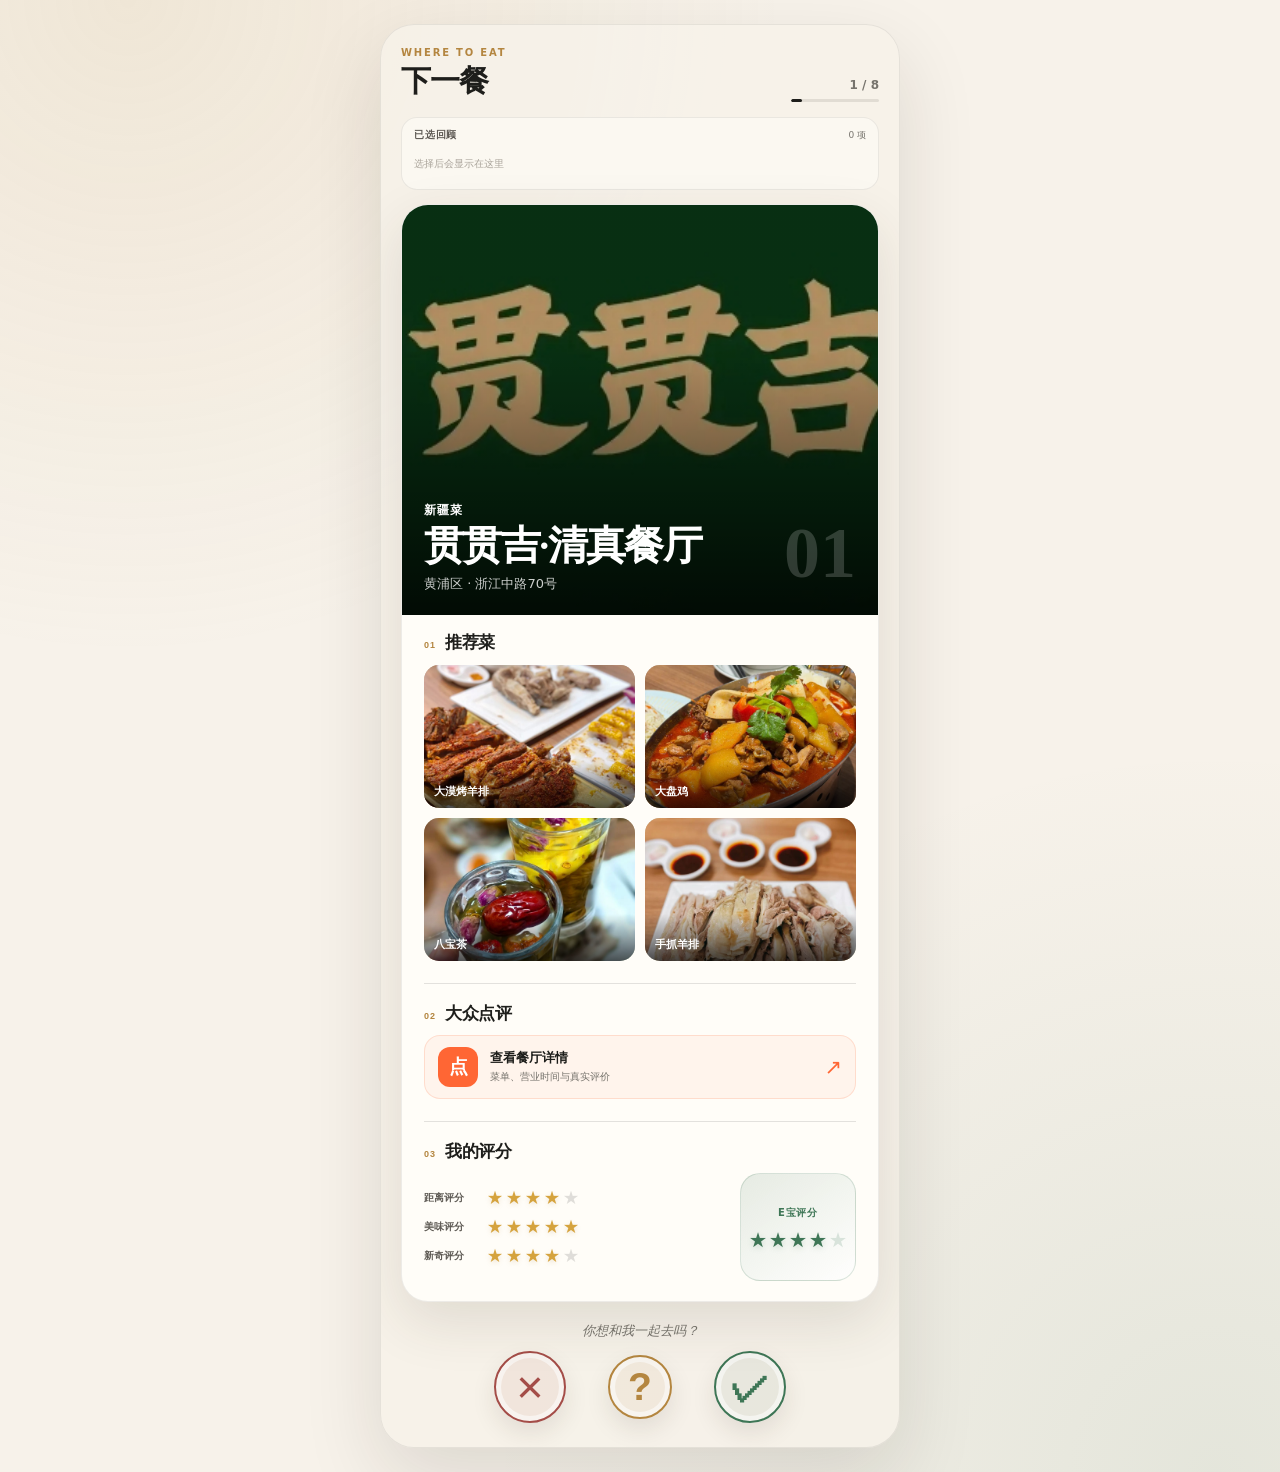
<file: index.html>
<!doctype html>
<html lang="zh-CN">
  <head>
    <meta charset="UTF-8" />
    <meta name="viewport" content="width=device-width, initial-scale=1, viewport-fit=cover" />
    <meta name="theme-color" content="#f7f2ea" />
    <meta name="description" content="一起挑选下一家想去的餐厅" />
    <title>下一餐 · 餐厅选择</title>
    <link rel="stylesheet" href="styles.css" />
  </head>
  <body>
    <main class="app-shell">
      <section id="picker-screen" class="screen picker-screen" aria-label="餐厅选择">
        <header class="topbar">
          <div>
            <p class="eyebrow">WHERE TO EAT</p>
            <h1>下一餐</h1>
          </div>
          <div class="progress-wrap" aria-label="选择进度">
            <span id="progress-text">1 / 1</span>
            <div class="progress-track"><i id="progress-bar"></i></div>
          </div>
        </header>

        <section class="review-bar" aria-labelledby="review-title">
          <div class="review-heading">
            <h2 id="review-title">已选回顾</h2>
            <span id="review-count">0 项</span>
          </div>
          <div id="review-list" class="review-list" aria-live="polite">
            <span class="review-empty">选择后会显示在这里</span>
          </div>
        </section>

        <div class="card-stage">
          <article id="restaurant-card" class="restaurant-card">
            <div id="restaurant-image" class="restaurant-image" role="img">
              <button id="back-button" class="icon-button back-button" type="button" aria-label="返回上一家">
                <span aria-hidden="true">←</span>
                <span class="back-label">重新选择上一家</span>
              </button>
              <div class="image-shade"></div>
              <div class="image-copy">
                <div id="restaurant-number" class="restaurant-number">01</div>
                <p id="restaurant-category" class="category">创意料理</p>
                <h2 id="restaurant-name">餐厅名称</h2>
                <p id="restaurant-location" class="location"></p>
              </div>
            </div>

            <div class="restaurant-info">
              <section class="info-section dish-section" aria-labelledby="dish-heading">
                <div class="section-heading">
                  <span class="section-index">01</span>
                  <h3 id="dish-heading">推荐菜</h3>
                </div>
                <div id="dish-grid" class="dish-grid"></div>
              </section>

              <section class="info-section dianping-section" aria-labelledby="dianping-heading">
                <div class="section-heading compact-heading">
                  <span class="section-index">02</span>
                  <h3 id="dianping-heading">大众点评</h3>
                </div>
                <a id="dianping-link" class="dianping-link" target="_blank" rel="noopener noreferrer">
                  <span class="dianping-mark" aria-hidden="true">点</span>
                  <span class="dianping-copy">
                    <strong>查看餐厅详情</strong>
                    <small>菜单、营业时间与真实评价</small>
                  </span>
                  <span class="link-arrow" aria-hidden="true">↗</span>
                </a>
              </section>

              <section class="info-section rating-section" aria-labelledby="rating-heading">
                <div class="section-heading compact-heading">
                  <span class="section-index">03</span>
                  <h3 id="rating-heading">我的评分</h3>
                </div>
                <div class="ratings-layout">
                  <div id="standard-ratings" class="standard-ratings"></div>
                  <div id="ebao-rating" class="ebao-rating"></div>
                </div>
              </section>
            </div>
          </article>
        </div>

        <div class="decision-area">
          <p class="decision-hint">你想和我一起去吗？</p>
          <div class="decision-buttons">
            <button class="decision-button no" type="button" data-choice="no" aria-label="不想去">
              <span class="symbol" aria-hidden="true">×</span>
            </button>
            <button class="decision-button maybe" type="button" data-choice="maybe" aria-label="待定">
              <span class="symbol" aria-hidden="true">?</span>
            </button>
            <button class="decision-button yes" type="button" data-choice="yes" aria-label="想去">
              <span class="symbol" aria-hidden="true">✓</span>
            </button>
          </div>
        </div>
      </section>

      <section id="final-screen" class="screen final-screen" hidden aria-label="确认最终餐厅">
        <header class="final-header">
          <p class="eyebrow">ONE LAST PICK</p>
          <h1>最终去哪家？</h1>
          <p>从喜欢和待定的餐厅中，确认这次的最终选择。</p>
        </header>
        <div id="final-candidates" class="final-candidates"></div>
        <button id="return-to-picker" class="text-button return-button" type="button">返回修改上一轮选择</button>
      </section>

      <section id="result-screen" class="screen result-screen" hidden aria-label="选择结果">
        <header class="result-header">
          <p class="eyebrow">ALL DONE</p>
          <h1 id="result-title">选择完成</h1>
          <p>长按下方图片保存，然后直接发给我吧。</p>
        </header>

        <div class="poster-frame">
          <div id="poster-loading" class="poster-loading">正在生成结果图…</div>
          <img id="result-poster" alt="本次餐厅选择结果图" />
        </div>

        <div class="result-actions">
          <button id="share-button" class="primary-button" type="button">分享结果图</button>
          <a id="download-button" class="secondary-button" download="我的餐厅选择.png">保存到手机</a>
          <button id="restart-button" class="text-button" type="button">重新选择</button>
        </div>
        <p id="share-tip" class="share-tip" aria-live="polite"></p>
      </section>
    </main>

    <canvas id="poster-canvas" width="1080" height="1920" hidden></canvas>
    <script src="restaurants.js"></script>
    <script src="script.js"></script>
  </body>
</html>
</file>
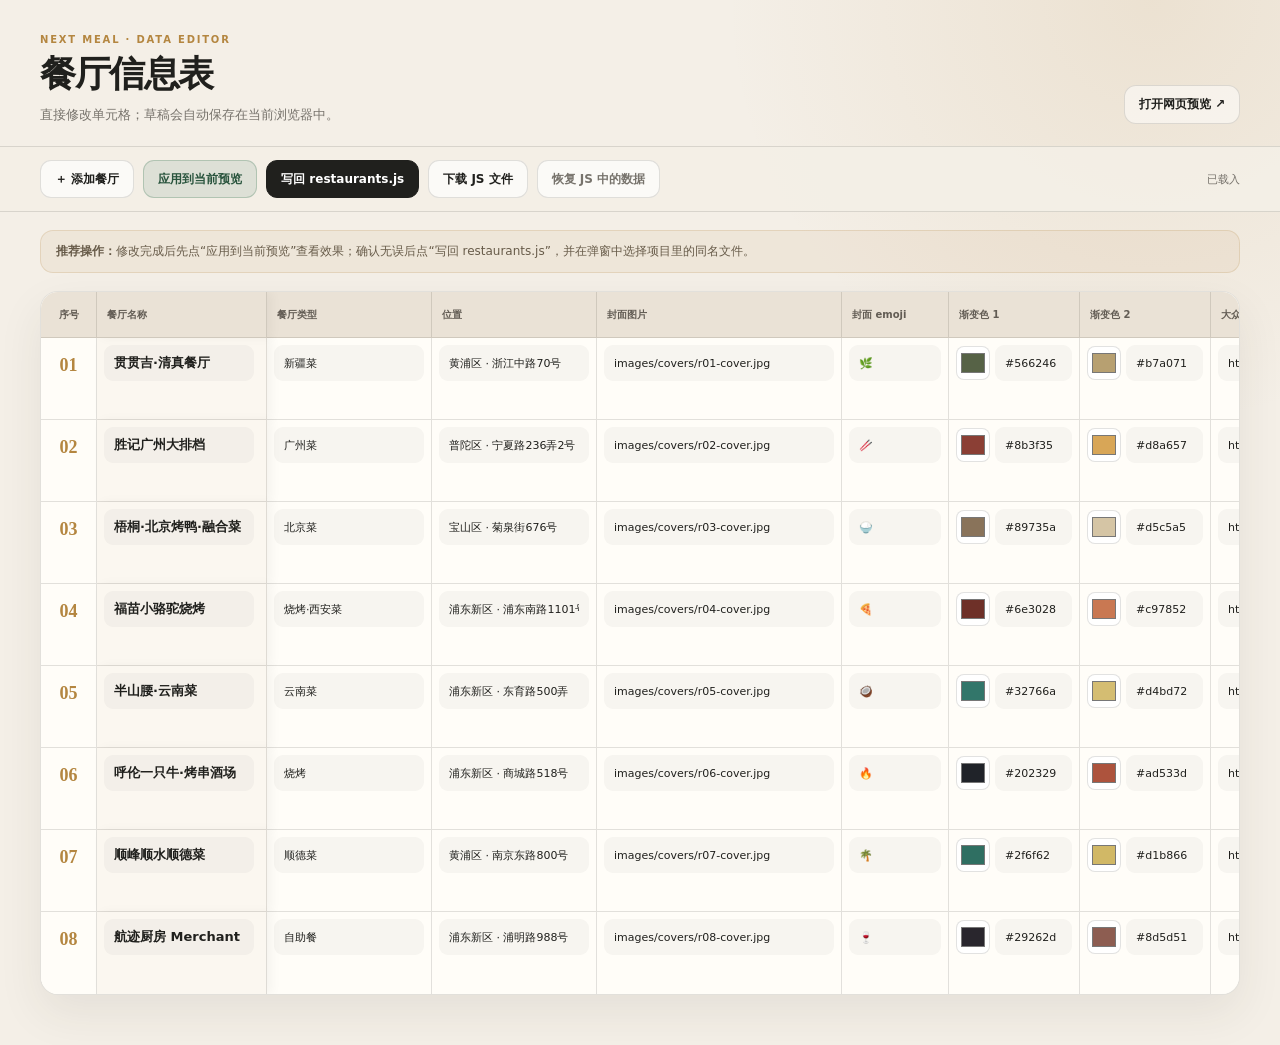
<file: editor.html>
<!doctype html>
<html lang="zh-CN">
  <head>
    <meta charset="UTF-8" />
    <meta name="viewport" content="width=device-width, initial-scale=1" />
    <meta name="theme-color" content="#f4efe7" />
    <title>餐厅数据编辑器 · 下一餐</title>
    <link rel="stylesheet" href="editor.css" />
  </head>
  <body>
    <header class="editor-header">
      <div>
        <p class="eyebrow">NEXT MEAL · DATA EDITOR</p>
        <h1>餐厅信息表</h1>
        <p class="subtitle">直接修改单元格；草稿会自动保存在当前浏览器中。</p>
      </div>
      <a class="preview-link" href="index.html" target="_blank">打开网页预览 ↗</a>
    </header>

    <section class="toolbar" aria-label="数据操作">
      <button id="add-row" class="tool-button" type="button">＋ 添加餐厅</button>
      <button id="apply-preview" class="tool-button accent" type="button">应用到当前预览</button>
      <button id="write-file" class="tool-button dark" type="button">写回 restaurants.js</button>
      <button id="download-file" class="tool-button" type="button">下载 JS 文件</button>
      <button id="clear-draft" class="tool-button quiet" type="button">恢复 JS 中的数据</button>
      <span id="save-status" class="save-status" aria-live="polite">已载入</span>
    </section>

    <div class="notice">
      <strong>推荐操作：</strong>修改完成后先点“应用到当前预览”查看效果；确认无误后点“写回 restaurants.js”，并在弹窗中选择项目里的同名文件。
    </div>

    <main class="table-shell">
      <table id="restaurant-table">
        <thead>
          <tr>
            <th class="sticky-column row-number">序号</th>
            <th class="sticky-name">餐厅名称</th>
            <th>餐厅类型</th>
            <th>位置</th>
            <th>封面图片</th>
            <th>封面 emoji</th>
            <th>渐变色 1</th>
            <th>渐变色 2</th>
            <th>大众点评链接</th>
            <th>距离评分</th>
            <th>美味评分</th>
            <th>新奇评分</th>
            <th class="ebao-head">E宝评分</th>
            <th>推荐菜 1</th>
            <th>推荐菜 2</th>
            <th>推荐菜 3</th>
            <th>推荐菜 4</th>
            <th>操作</th>
          </tr>
        </thead>
        <tbody id="restaurant-rows"></tbody>
      </table>
    </main>

    <template id="rating-template">
      <select class="rating-select" aria-label="星级">
        <option value="1">★☆☆☆☆</option>
        <option value="2">★★☆☆☆</option>
        <option value="3">★★★☆☆</option>
        <option value="4">★★★★☆</option>
        <option value="5">★★★★★</option>
      </select>
    </template>

    <script src="restaurants.js"></script>
    <script src="editor.js"></script>
  </body>
</html>
</file>
<file: styles.css>
:root {
  color-scheme: light;
  --paper: #f7f2ea;
  --ink: #1e1e1b;
  --muted: #76736c;
  --line: rgba(30, 30, 27, 0.12);
  --card: #fffdf8;
  --green: #3e7656;
  --red: #a44d48;
  --gold: #b48640;
  font-family: Inter, "PingFang SC", "Microsoft YaHei", system-ui, sans-serif;
}

* { box-sizing: border-box; }

html, body { margin: 0; min-height: 100%; background: var(--paper); color: var(--ink); }

body {
  min-height: 100dvh;
  background-image:
    radial-gradient(circle at 10% 0%, rgba(201, 169, 113, .16), transparent 35%),
    radial-gradient(circle at 95% 100%, rgba(62, 118, 86, .10), transparent 38%);
}

button, a { font: inherit; -webkit-tap-highlight-color: transparent; }
button { color: inherit; }
[hidden] { display: none !important; }

.app-shell { width: min(100%, 520px); min-height: 100dvh; margin: 0 auto; }
.screen { min-height: 100dvh; padding: max(22px, env(safe-area-inset-top)) 20px max(24px, env(safe-area-inset-bottom)); }

.topbar { display: flex; align-items: flex-end; justify-content: space-between; margin-bottom: 18px; }
.eyebrow { margin: 0 0 3px; color: var(--gold); font-size: 10px; font-weight: 800; letter-spacing: .18em; }
h1 { margin: 0; font-family: Georgia, "Songti SC", serif; font-size: 30px; letter-spacing: -.04em; }
.progress-wrap { width: 88px; text-align: right; color: var(--muted); font-size: 12px; font-weight: 700; }
.progress-track { height: 3px; margin-top: 7px; overflow: hidden; border-radius: 99px; background: rgba(30,30,27,.1); }
.progress-track i { display: block; width: 0; height: 100%; border-radius: inherit; background: var(--ink); transition: width .35s ease; }

.review-bar { margin: -3px 0 14px; padding: 10px 12px 11px; border: 1px solid rgba(30,30,27,.08); border-radius: 16px; background: rgba(255,253,248,.55); }
.review-heading { display: flex; align-items: center; justify-content: space-between; margin-bottom: 8px; }
.review-heading h2 { margin: 0; color: #5f5b55; font-size: 10px; font-weight: 800; letter-spacing: .08em; }
.review-heading > span { color: var(--muted); font-size: 9px; }
.review-list { display: flex; min-height: 28px; gap: 7px; overflow-x: auto; overscroll-behavior-x: contain; scrollbar-width: none; -webkit-overflow-scrolling: touch; }
.review-list::-webkit-scrollbar { display: none; }
.review-empty { align-self: center; color: #aaa49b; font-size: 10px; }
.review-item { display: flex; height: 28px; flex: 0 0 auto; align-items: center; gap: 6px; padding: 0 9px 0 6px; border: 1px solid var(--line); border-radius: 99px; background: rgba(255,255,255,.72); color: #5d5953; font-size: 10px; font-weight: 650; white-space: nowrap; }
.review-mark { display: grid; width: 18px; height: 18px; place-items: center; border-radius: 50%; color: white; font: 700 12px/1 Arial, sans-serif; }
.review-item.yes { border-color: rgba(62,118,86,.2); background: rgba(62,118,86,.07); }
.review-item.yes .review-mark { background: var(--green); }
.review-item.maybe { border-color: rgba(180,134,64,.2); background: rgba(180,134,64,.07); }
.review-item.maybe .review-mark { background: var(--gold); }
.review-item.no { border-color: rgba(164,77,72,.2); background: rgba(164,77,72,.07); }
.review-item.no .review-mark { background: var(--red); }
.review-name { max-width: 88px; overflow: hidden; text-overflow: ellipsis; }

.card-stage { perspective: 1000px; }
.restaurant-card {
  overflow: hidden;
  border: 1px solid rgba(30,30,27,.08);
  border-radius: 27px;
  background: var(--card);
  box-shadow: 0 20px 55px rgba(56, 47, 35, .12);
  transform-origin: center 85%;
}
.restaurant-card.leave-no { animation: leaveNo .38s ease forwards; }
.restaurant-card.leave-maybe { animation: leaveMaybe .38s ease forwards; }
.restaurant-card.leave-yes { animation: leaveYes .38s ease forwards; }
.restaurant-card.enter { animation: enterCard .38s cubic-bezier(.2,.8,.2,1); }

.restaurant-image {
  position: relative;
  height: min(47dvh, 410px);
  min-height: 320px;
  overflow: hidden;
  background-position: center;
  background-size: cover;
  transition: background .25s ease;
}
.restaurant-image::before {
  content: attr(data-emoji);
  position: absolute;
  inset: 0;
  display: grid;
  place-items: center;
  padding-bottom: 45px;
  font-size: clamp(86px, 25vw, 130px);
  filter: drop-shadow(0 20px 20px rgba(0,0,0,.18));
  transform: rotate(-6deg);
}
.restaurant-image.has-image::before { display: none; }
.image-shade { position: absolute; inset: 0; background: linear-gradient(180deg, rgba(0,0,0,.04) 35%, rgba(0,0,0,.78) 100%); }
.image-copy { position: absolute; z-index: 2; right: 22px; bottom: 22px; left: 22px; color: white; }
.restaurant-number { position: absolute; right: 0; bottom: 4px; color: rgba(255,255,255,.18); font: 700 72px/1 Georgia, serif; }
.category { margin: 0 0 5px; font-size: 12px; font-weight: 700; letter-spacing: .1em; }
.image-copy h2 { max-width: 80%; margin: 0 0 7px; font-family: Georgia, "Songti SC", serif; font-size: clamp(30px, 8vw, 40px); line-height: 1.1; letter-spacing: -.04em; }
.location { margin: 0; font-size: 13px; opacity: .8; }
.icon-button { border: 0; background: none; }
.back-button { position: absolute; z-index: 3; top: 16px; left: 16px; display: flex; min-width: 38px; height: 38px; align-items: center; justify-content: center; gap: 7px; padding: 0 13px; border: 1px solid rgba(255,255,255,.35); border-radius: 99px; background: rgba(0,0,0,.25); color: white; font-size: 19px; backdrop-filter: blur(10px); box-shadow: 0 5px 14px rgba(0,0,0,.12); }
.back-label { font-size: 11px; font-weight: 700; letter-spacing: .01em; }
.back-button:disabled { visibility: hidden; }
.back-button:active { transform: scale(.96); background: rgba(0,0,0,.38); }

.restaurant-info { padding: 18px 22px 20px; }
.info-section + .info-section { margin-top: 22px; padding-top: 20px; border-top: 1px solid var(--line); }
.section-heading { display: flex; align-items: baseline; gap: 9px; margin-bottom: 12px; }
.section-heading h3 { margin: 0; font: 700 17px/1.2 Georgia, "Songti SC", serif; letter-spacing: -.02em; }
.section-index { color: var(--gold); font: 800 9px/1 Arial, sans-serif; letter-spacing: .12em; }
.compact-heading { margin-bottom: 11px; }

.dish-grid { display: grid; grid-template-columns: repeat(2, 1fr); gap: 10px; }
.dish-item { position: relative; min-width: 0; margin: 0; overflow: hidden; border-radius: 15px; background: #ede5d8; }
.dish-photo { position: relative; aspect-ratio: 1.48 / 1; overflow: hidden; background: linear-gradient(135deg, hsl(var(--dish-tone) 20% 77%), hsl(var(--dish-tone) 24% 60%)); }
.dish-photo::before { content: attr(data-emoji); position: absolute; inset: 0; display: grid; place-items: center; padding-bottom: 17px; font-size: 37px; filter: drop-shadow(0 8px 8px rgba(0,0,0,.13)); }
.dish-photo img { position: relative; z-index: 1; display: block; width: 100%; height: 100%; object-fit: cover; }
.dish-photo.has-image::before { display: none; }
.dish-item figcaption { position: absolute; z-index: 2; right: 0; bottom: 0; left: 0; padding: 23px 10px 9px; overflow: hidden; background: linear-gradient(transparent, rgba(0,0,0,.68)); color: white; font-size: 11px; font-weight: 700; text-overflow: ellipsis; white-space: nowrap; }
.empty-info { grid-column: 1 / -1; margin: 0; padding: 24px; border: 1px dashed var(--line); border-radius: 14px; color: var(--muted); text-align: center; font-size: 12px; }

.dianping-link { display: flex; min-height: 64px; align-items: center; gap: 12px; padding: 11px 13px; border: 1px solid rgba(255,99,48,.17); border-radius: 16px; background: rgba(255,99,48,.06); color: var(--ink); text-decoration: none; transition: transform .16s ease, background-color .16s ease; }
.dianping-mark { display: grid; width: 40px; height: 40px; flex: 0 0 40px; place-items: center; border-radius: 12px; background: #ff6634; color: white; font-size: 19px; font-weight: 850; }
.dianping-copy { display: grid; min-width: 0; gap: 3px; }
.dianping-copy strong { font-size: 13px; }
.dianping-copy small { overflow: hidden; color: var(--muted); font-size: 10px; text-overflow: ellipsis; white-space: nowrap; }
.link-arrow { margin-left: auto; color: #ff6634; font-size: 21px; }
.dianping-link:not(.is-disabled):active { transform: scale(.98); background: rgba(255,99,48,.11); }
.dianping-link.is-disabled { border-color: var(--line); background: rgba(30,30,27,.025); cursor: default; }
.dianping-link.is-disabled .dianping-mark { background: #aaa49b; }
.dianping-link.is-disabled .link-arrow { color: #aaa49b; }

.ratings-layout { display: grid; grid-template-columns: minmax(0, 1fr) 116px; gap: 14px; align-items: stretch; }
.standard-ratings { display: grid; align-content: center; gap: 13px; }
.rating-row { display: grid; grid-template-columns: 54px minmax(76px, 1fr); align-items: center; gap: 9px; }
.rating-row > span { color: #5e5a54; font-size: 10px; font-weight: 650; }
.star-rating { display: flex; align-items: center; gap: 3px; }
.star-rating i { color: rgba(30,30,27,.14); font: normal 16px/1 Arial, sans-serif; }
.star-rating i.is-filled { color: #d5a33e; text-shadow: 0 2px 5px rgba(180,134,64,.18); }
.ebao-rating { display: grid; min-height: 108px; align-content: center; justify-items: center; border: 1px solid rgba(62,118,86,.18); border-radius: 20px; background: linear-gradient(145deg, rgba(62,118,86,.13), rgba(255,255,255,.7)); color: var(--green); }
.ebao-rating span { font-size: 10px; font-weight: 750; letter-spacing: .08em; }
.ebao-rating .star-rating { margin-top: 11px; gap: 2px; }
.ebao-rating .star-rating i { color: rgba(62,118,86,.17); font-size: 18px; }
.ebao-rating .star-rating i.is-filled { color: var(--green); text-shadow: 0 2px 6px rgba(62,118,86,.18); }

.decision-area { margin-top: 20px; }
.decision-hint { margin: 0 0 11px; color: var(--muted); text-align: center; font: italic 13px Georgia, "Songti SC", serif; }
.decision-buttons {
  display: flex;
  align-items: center;
  justify-content: center;
  gap: clamp(24px, 8vw, 42px);
}
.decision-button {
  display: grid;
  width: 72px;
  height: 72px;
  flex: 0 0 72px;
  place-items: center;
  padding: 0;
  border: 2px solid currentColor;
  border-radius: 50%;
  background: rgba(255,255,255,.72);
  box-shadow: 0 10px 24px rgba(50,40,30,.10), inset 0 0 0 5px rgba(255,255,255,.55);
  transition: transform .16s ease, box-shadow .16s ease, background-color .16s ease;
}
.decision-button .symbol {
  display: block;
  font: 500 47px/1 Arial, sans-serif;
  transform: translateY(-1px);
}
.decision-button.no { color: var(--red); background-color: rgba(164,77,72,.08); }
.decision-button.maybe { width: 64px; height: 64px; flex-basis: 64px; color: var(--gold); background-color: rgba(180,134,64,.08); }
.decision-button.maybe .symbol { font-size: 39px; font-weight: 650; }
.decision-button.yes { color: var(--green); background-color: rgba(62,118,86,.08); }
.decision-button.yes .symbol { font-size: 40px; font-weight: 700; }
.decision-button:active {
  transform: scale(.90);
  box-shadow: 0 4px 10px rgba(50,40,30,.08), inset 0 0 0 4px rgba(255,255,255,.45);
}
.decision-button:focus-visible { outline: 3px solid var(--ink); outline-offset: 4px; }

.result-screen { padding-top: max(34px, env(safe-area-inset-top)); }
.final-screen { padding-top: max(34px, env(safe-area-inset-top)); }
.final-header { margin-bottom: 24px; }
.final-header h1 { font-size: 35px; }
.final-header > p:last-child { margin: 9px 0 0; color: var(--muted); font-size: 13px; line-height: 1.55; }
.final-candidates { display: grid; gap: 12px; }
.final-candidate { display: grid; grid-template-columns: 82px minmax(0, 1fr) 38px; min-height: 96px; align-items: center; gap: 14px; padding: 7px 14px 7px 7px; border: 1px solid rgba(30,30,27,.09); border-radius: 21px; background: rgba(255,253,248,.82); text-align: left; box-shadow: 0 10px 24px rgba(56,47,35,.07); transition: transform .18s ease, border-color .18s ease, background .18s ease; }
.candidate-cover { position: relative; display: grid; width: 82px; height: 82px; overflow: hidden; place-items: center; border-radius: 16px; }
.candidate-cover::before { content: attr(data-emoji); font-size: 35px; filter: drop-shadow(0 6px 6px rgba(0,0,0,.14)); }
.candidate-cover img { position: absolute; inset: 0; display: block; width: 100%; height: 100%; object-fit: cover; }
.candidate-cover.has-image::before { display: none; }
.candidate-copy { display: grid; min-width: 0; gap: 4px; }
.candidate-copy small { color: var(--gold); font-size: 9px; font-weight: 800; letter-spacing: .08em; }
.candidate-copy strong { overflow: hidden; font-family: Georgia, "Songti SC", serif; font-size: 18px; text-overflow: ellipsis; white-space: nowrap; }
.candidate-copy > span { overflow: hidden; color: var(--muted); font-size: 10px; text-overflow: ellipsis; white-space: nowrap; }
.candidate-check { display: grid; width: 33px; height: 33px; place-items: center; border: 1px solid rgba(62,118,86,.26); border-radius: 50%; color: var(--green); font-size: 17px; }
.final-candidate:active { transform: scale(.98); }
.final-candidate.is-selected { border-color: var(--green); background: rgba(62,118,86,.1); transform: scale(.98); }
.final-candidate.is-selected .candidate-check { background: var(--green); color: white; }
.return-button { display: block; width: 100%; margin-top: 18px; }
.result-header { margin-bottom: 22px; text-align: center; }
.result-header h1 { font-size: 34px; }
.result-header > p:last-child { margin: 8px 0 0; color: var(--muted); font-size: 13px; }
.poster-frame { position: relative; min-height: 300px; overflow: hidden; border-radius: 24px; background: #eae2d7; box-shadow: 0 20px 55px rgba(56,47,35,.16); }
.poster-frame img { display: block; width: 100%; }
.poster-loading { position: absolute; inset: 0; display: grid; place-items: center; color: var(--muted); font-size: 13px; }
.result-actions { display: grid; gap: 10px; margin-top: 20px; }
.primary-button, .secondary-button { display: grid; height: 52px; place-items: center; border-radius: 16px; font-size: 14px; font-weight: 750; text-decoration: none; }
.primary-button { border: 0; background: var(--ink); color: white; }
.secondary-button { border: 1px solid var(--line); background: rgba(255,255,255,.55); color: var(--ink); }
.text-button { padding: 8px; border: 0; background: none; color: var(--muted); font-size: 12px; }
.share-tip { min-height: 20px; margin: 8px 0 0; color: var(--muted); text-align: center; font-size: 12px; }

@keyframes leaveNo { to { opacity: 0; transform: translateX(-80px) rotate(-7deg) scale(.94); } }
@keyframes leaveMaybe { to { opacity: 0; transform: translateY(-35px) scale(.94); } }
@keyframes leaveYes { to { opacity: 0; transform: translateX(80px) rotate(7deg) scale(.94); } }
@keyframes enterCard { from { opacity: 0; transform: translateY(24px) scale(.97); } }

@media (max-height: 760px) {
  .screen { padding-top: 14px; }
  .topbar { margin-bottom: 12px; }
  .review-bar { margin-bottom: 10px; padding-block: 8px; }
  .restaurant-image { height: 42dvh; min-height: 270px; }
  .restaurant-info { padding-top: 14px; padding-bottom: 14px; }
  .decision-area { margin-top: 12px; }
  .decision-button { width: 64px; height: 64px; flex-basis: 64px; }
  .decision-button.maybe { width: 58px; height: 58px; flex-basis: 58px; }
}

@media (min-width: 700px) {
  body { padding: 24px 0; }
  .app-shell, .screen { min-height: calc(100dvh - 48px); }
  .app-shell { overflow: hidden; border: 1px solid rgba(30,30,27,.08); border-radius: 34px; background: rgba(247,242,234,.82); box-shadow: 0 30px 80px rgba(30,24,18,.12); }
}

@media (prefers-reduced-motion: reduce) {
  *, *::before, *::after { scroll-behavior: auto !important; animation-duration: .01ms !important; transition-duration: .01ms !important; }
}
</file>
<file: editor.css>
:root {
  --paper: #f4efe7;
  --ink: #20201d;
  --muted: #77736c;
  --line: rgba(32,32,29,.13);
  --green: #3f7658;
  --gold: #b48640;
  --card: #fffdf8;
  font-family: Inter, "PingFang SC", "Microsoft YaHei", system-ui, sans-serif;
  color: var(--ink);
  background: var(--paper);
}

* { box-sizing: border-box; }
body { margin: 0; min-width: 1100px; background: radial-gradient(circle at 90% 0, rgba(180,134,64,.13), transparent 28%), var(--paper); }
button, input, select { font: inherit; }

.editor-header { display: flex; align-items: flex-end; justify-content: space-between; padding: 34px 40px 22px; }
.eyebrow { margin: 0 0 5px; color: var(--gold); font-size: 10px; font-weight: 850; letter-spacing: .18em; }
h1 { margin: 0; font-family: Georgia, "Songti SC", serif; font-size: 36px; letter-spacing: -.04em; }
.subtitle { margin: 7px 0 0; color: var(--muted); font-size: 13px; }
.preview-link { padding: 10px 14px; border: 1px solid var(--line); border-radius: 12px; color: var(--ink); font-size: 12px; font-weight: 700; text-decoration: none; background: rgba(255,255,255,.5); }

.toolbar { position: relative; z-index: 20; display: flex; align-items: center; gap: 9px; padding: 13px 40px; border-block: 1px solid var(--line); background: rgba(244,239,231,.92); }
.tool-button { min-height: 38px; padding: 0 14px; border: 1px solid var(--line); border-radius: 11px; background: rgba(255,255,255,.65); color: var(--ink); font-size: 12px; font-weight: 700; cursor: pointer; }
.tool-button.accent { border-color: rgba(63,118,88,.28); background: rgba(63,118,88,.12); color: #29543d; }
.tool-button.dark { border-color: var(--ink); background: var(--ink); color: white; }
.tool-button.quiet { color: var(--muted); }
.tool-button:active { transform: scale(.98); }
.save-status { margin-left: auto; color: var(--muted); font-size: 11px; }
.save-status.success { color: var(--green); }
.save-status.error { color: #a44d48; }

.notice { margin: 18px 40px; padding: 12px 15px; border: 1px solid rgba(180,134,64,.2); border-radius: 13px; background: rgba(180,134,64,.08); color: #675b49; font-size: 12px; }
.table-shell { margin: 0 40px 50px; overflow: auto; border: 1px solid var(--line); border-radius: 18px; background: var(--card); box-shadow: 0 18px 45px rgba(56,47,35,.08); }
table { width: max-content; min-width: 100%; border-collapse: separate; border-spacing: 0; font-size: 12px; }
th { position: sticky; z-index: 5; top: 0; height: 46px; padding: 0 10px; border-right: 1px solid var(--line); border-bottom: 1px solid var(--line); background: #eae2d6; color: #625c54; font-size: 10px; font-weight: 800; text-align: left; white-space: nowrap; }
th.ebao-head { color: var(--green); background: #dfe8df; }
td { height: 82px; padding: 7px; border-right: 1px solid var(--line); border-bottom: 1px solid var(--line); vertical-align: top; background: rgba(255,253,248,.94); }
tr:last-child td { border-bottom: 0; }
th:last-child, td:last-child { border-right: 0; }
tbody tr:hover td { background: #fff; }

.sticky-column, .sticky-name { position: sticky; z-index: 8; left: 0; }
.sticky-column { width: 56px; min-width: 56px; text-align: center; }
th.sticky-column { z-index: 12; }
.sticky-name { left: 56px; width: 170px; min-width: 170px; box-shadow: 5px 0 10px rgba(32,32,29,.04); }
th.sticky-name { z-index: 11; background: #eae2d6; }
td.sticky-name { background: #fbf7f0; }
.row-index { display: block; padding-top: 10px; color: var(--gold); font: 700 18px Georgia, serif; text-align: center; }

.cell-input { width: 150px; min-height: 36px; padding: 8px 9px; border: 1px solid transparent; border-radius: 9px; outline: none; background: rgba(32,32,29,.035); color: var(--ink); font-size: 11px; }
.cell-input:hover { border-color: var(--line); }
.cell-input:focus { border-color: var(--gold); background: white; box-shadow: 0 0 0 3px rgba(180,134,64,.1); }
.name-input { width: 150px; font-size: 13px; font-weight: 750; }
.short-input { width: 92px; }
.url-input { width: 230px; }
.color-wrap { display: flex; align-items: center; gap: 5px; }
.color-input { width: 34px; height: 34px; padding: 2px; border: 1px solid var(--line); border-radius: 8px; background: white; }
.color-text { width: 77px; }
.rating-select { width: 100px; height: 36px; padding: 0 7px; border: 1px solid transparent; border-radius: 9px; outline: none; background: rgba(180,134,64,.08); color: #a4772d; font-size: 11px; letter-spacing: 1px; }
.rating-select:focus { border-color: var(--gold); }
.ebao-cell { background: rgba(63,118,88,.05); }
.ebao-cell .rating-select { background: rgba(63,118,88,.1); color: var(--green); }

.dish-cell { display: grid; width: 205px; grid-template-columns: 1fr 42px; gap: 5px; }
.dish-cell .cell-input { width: 100%; min-height: 30px; padding: 6px 7px; }
.dish-cell .dish-image { grid-column: 1 / -1; }
.dish-cell .dish-emoji { width: 42px; text-align: center; }
.row-actions { display: grid; width: 92px; grid-template-columns: repeat(2, 1fr); gap: 5px; }
.row-action { height: 30px; border: 1px solid var(--line); border-radius: 8px; background: white; color: var(--muted); cursor: pointer; }
.row-action.delete { grid-column: 1 / -1; color: #a44d48; }
.row-action:disabled { opacity: .3; cursor: default; }

@media (max-width: 1200px) {
  .editor-header, .toolbar { padding-inline: 24px; }
  .notice, .table-shell { margin-inline: 24px; }
}
</file>
